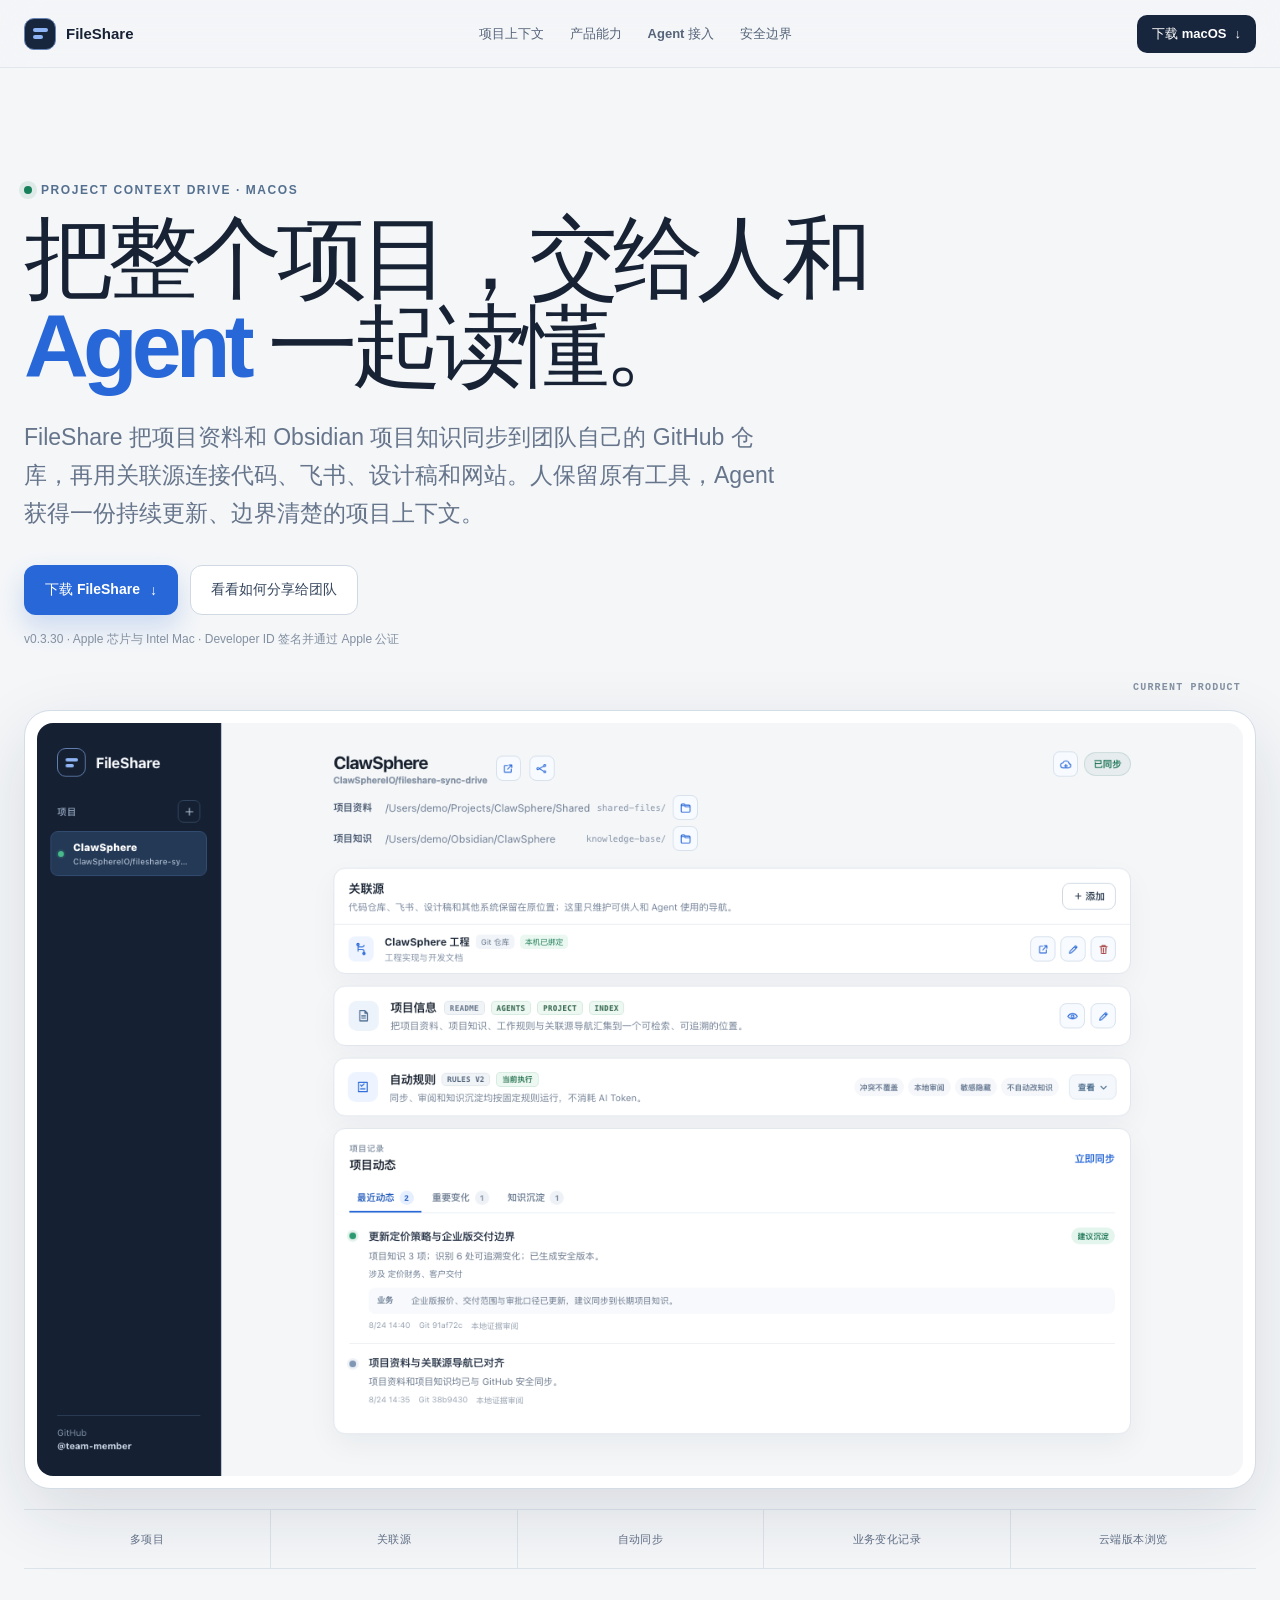
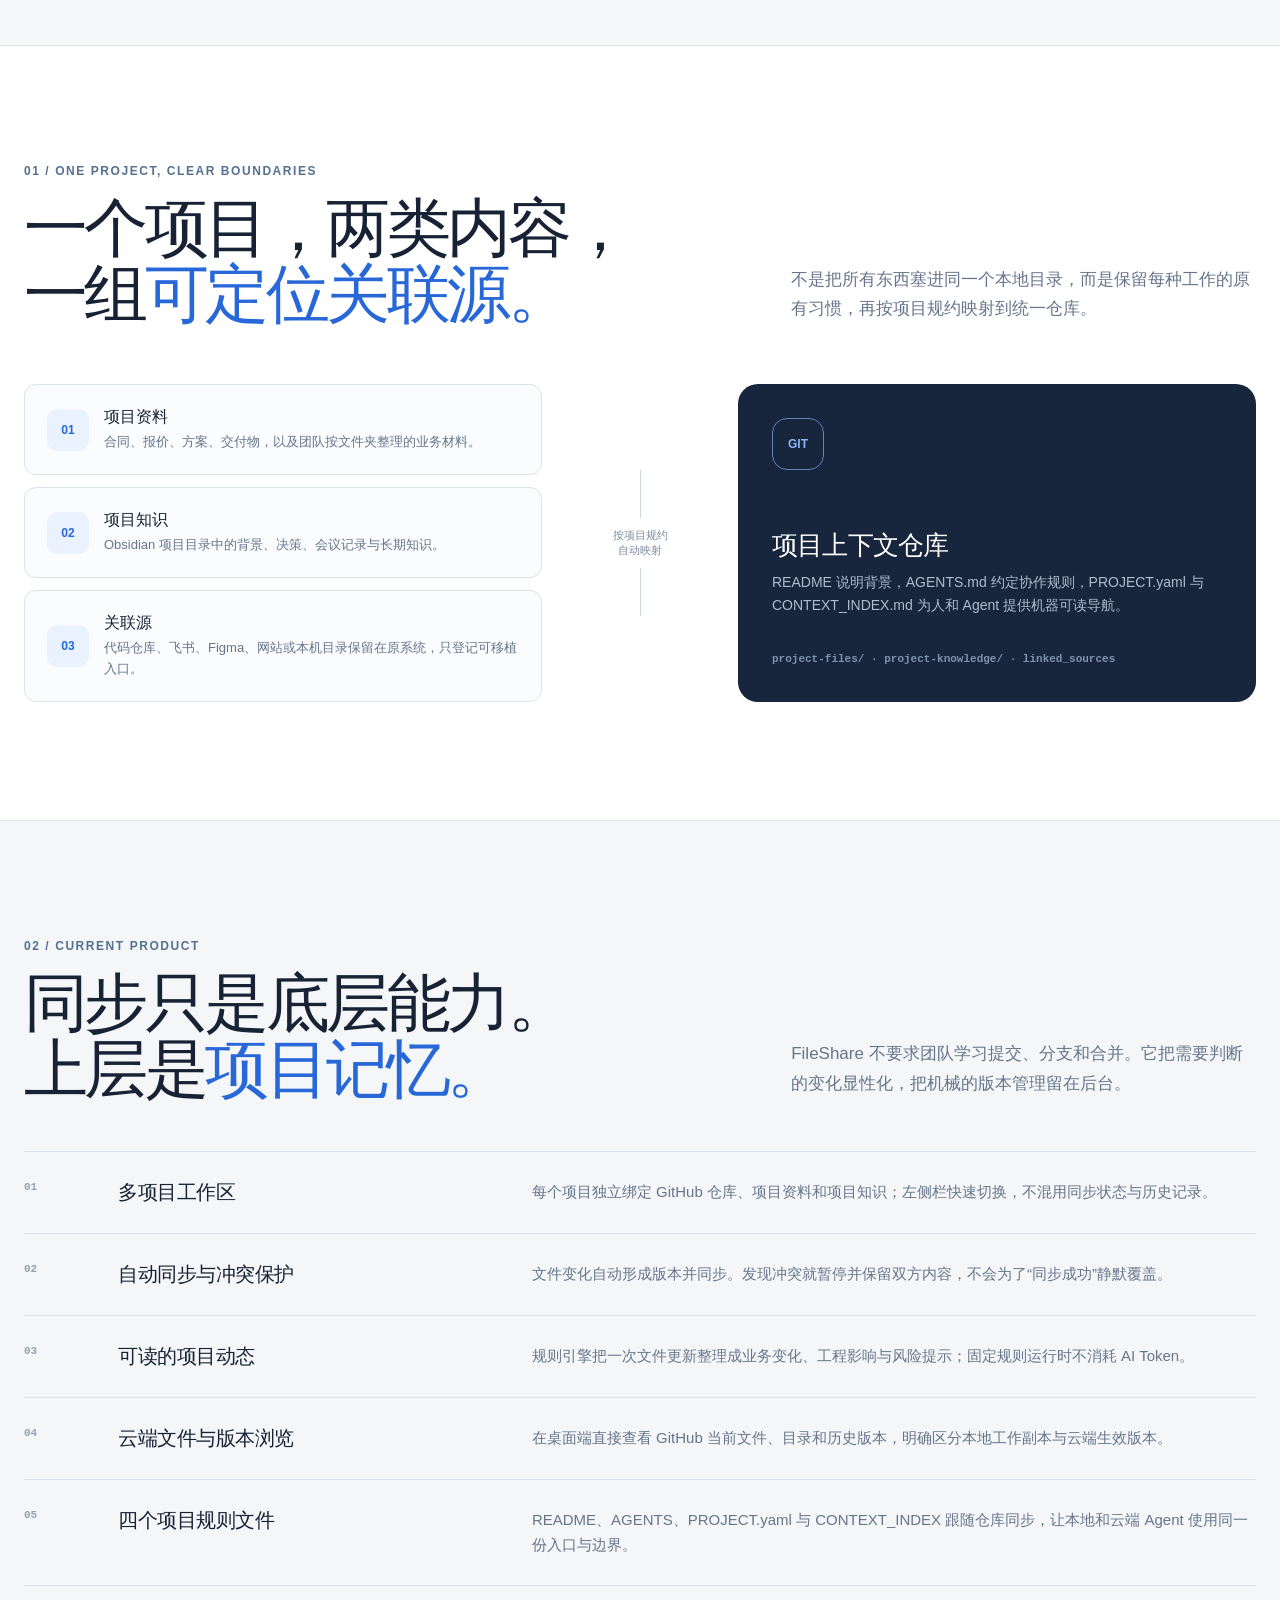
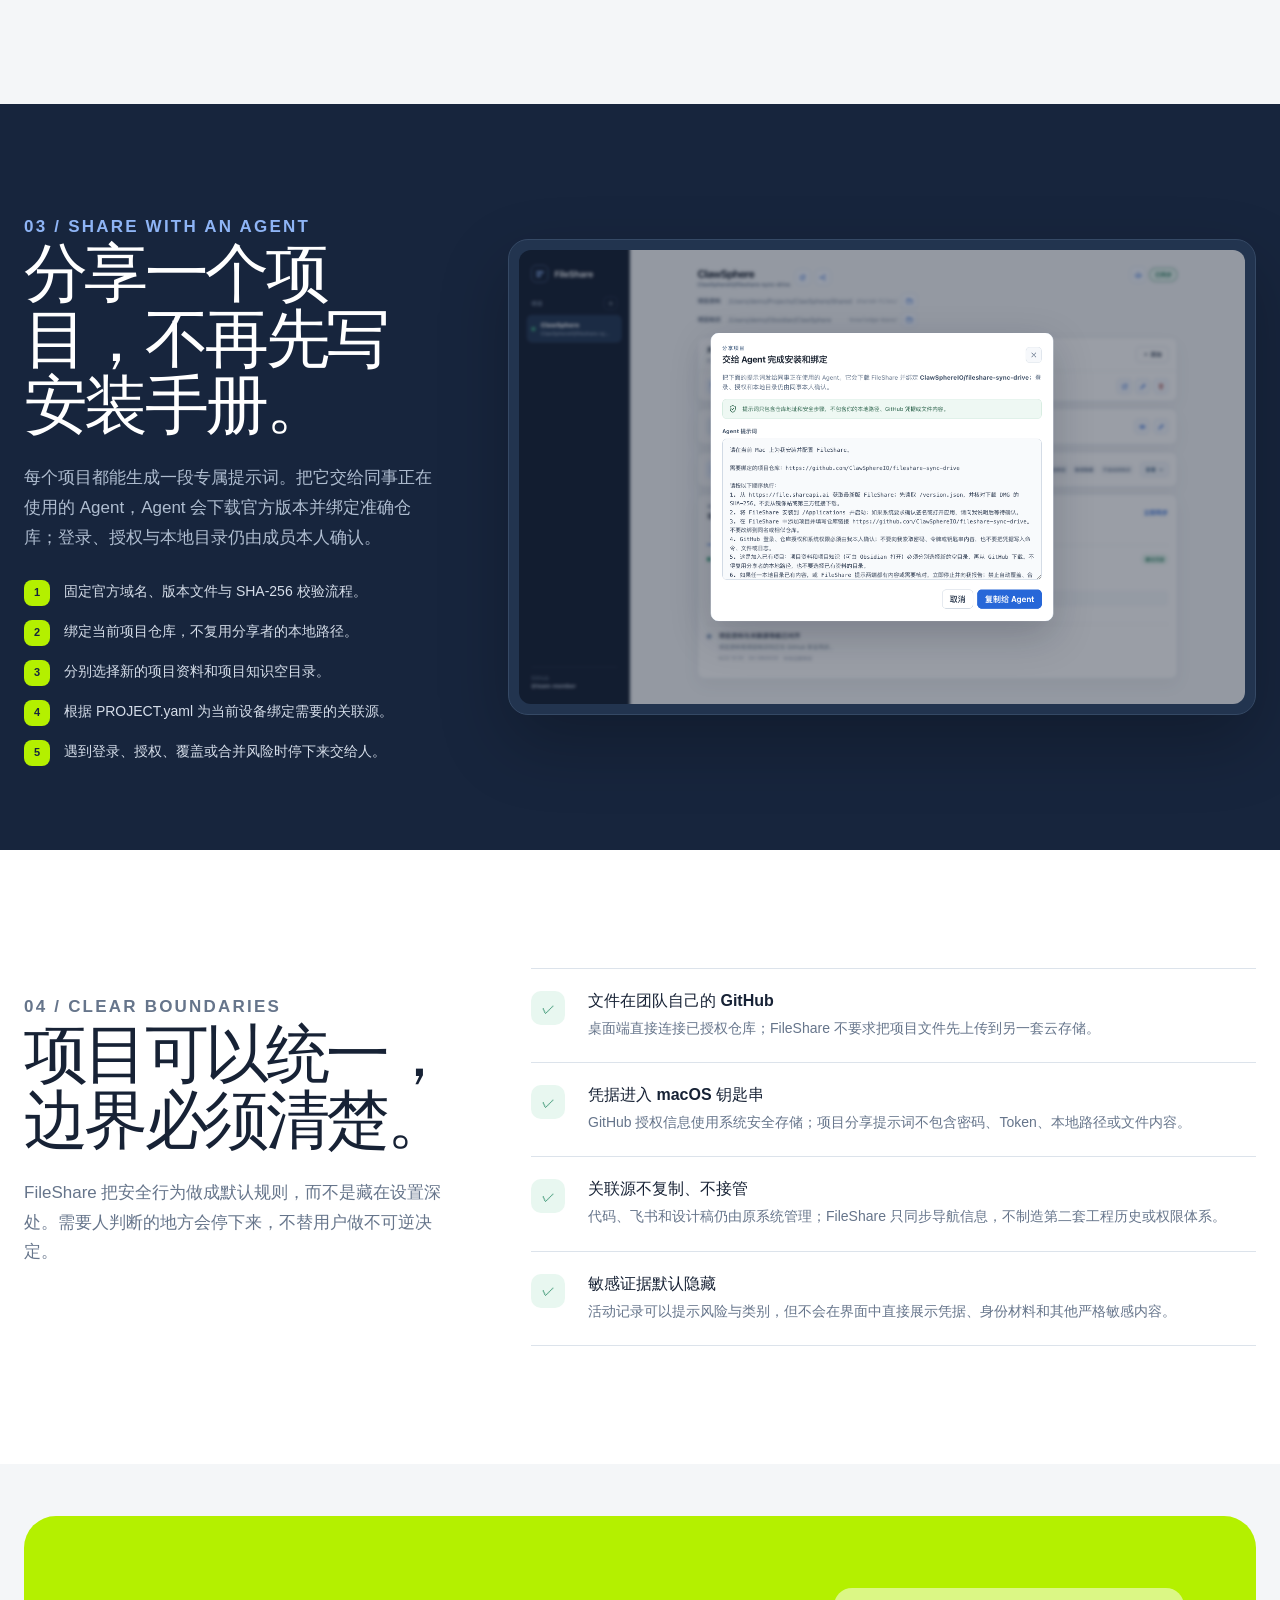
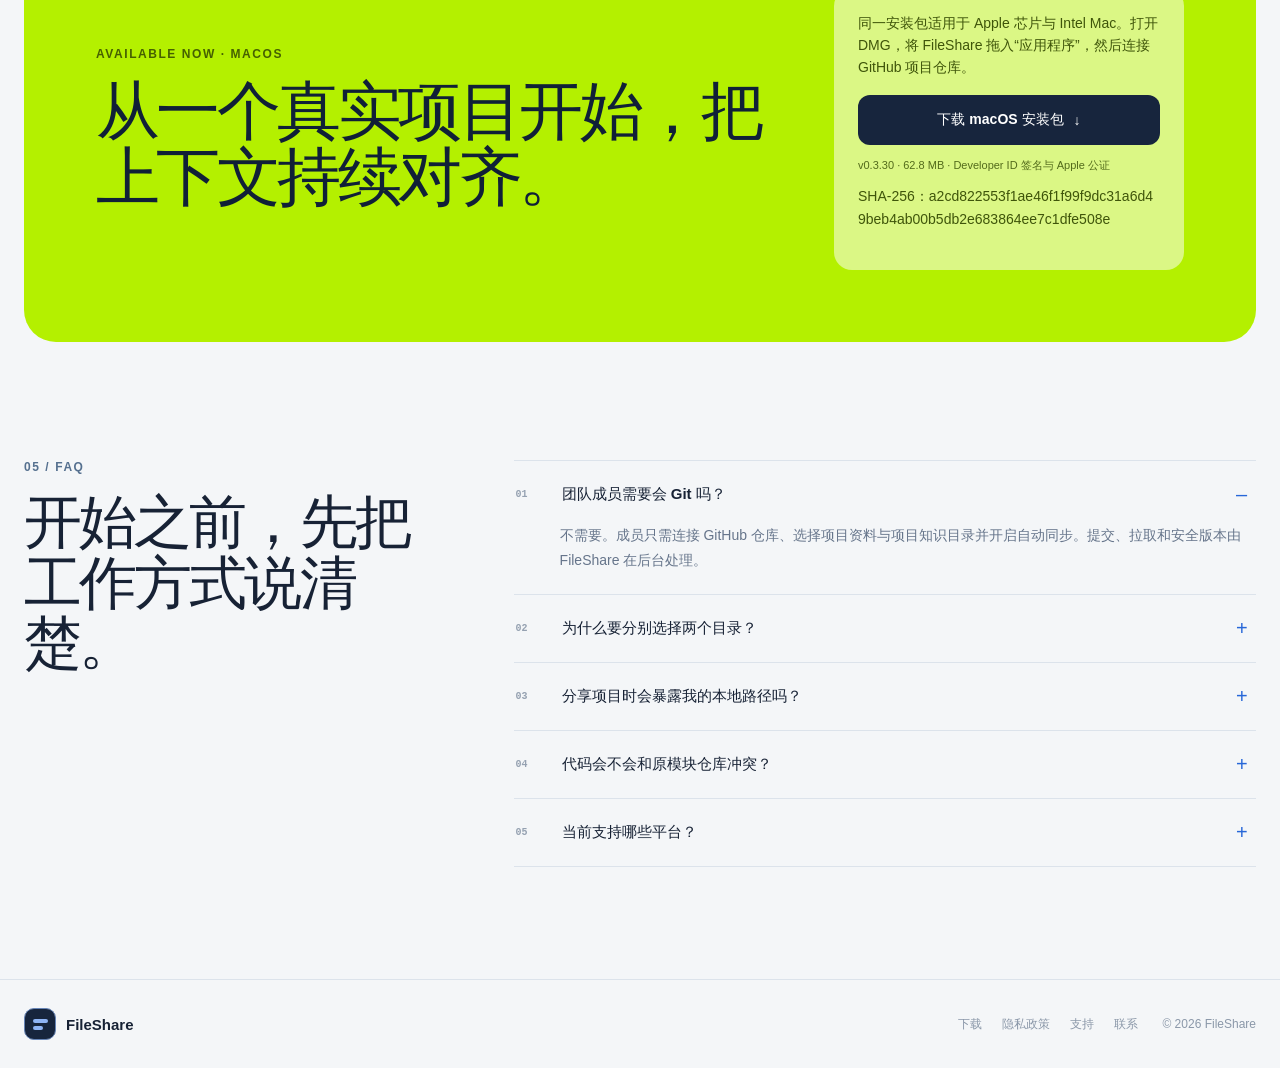
<file: index.html>
<!doctype html>
<html lang="zh-CN">
  <head>
    <meta charset="utf-8" />
    <meta name="viewport" content="width=device-width, initial-scale=1" />
    <meta
      http-equiv="Content-Security-Policy"
      content="default-src 'none'; style-src 'self'; img-src 'self' data:; connect-src 'self'; base-uri 'none'; form-action 'none'"
    />
    <meta name="referrer" content="no-referrer" />
    <meta name="theme-color" content="#17253d" />
    <meta
      name="description"
      content="FileShare 把项目资料与 Obsidian 项目知识同步到团队自己的 GitHub 仓库，并用关联源连接代码、飞书、设计稿和网站。"
    />
    <meta property="og:title" content="FileShare｜一个项目，一份完整上下文" />
    <meta
      property="og:description"
      content="项目资料、项目知识、项目规则和关联源导航，在同一个 GitHub 项目上下文中持续对齐，供团队成员与 AI Agent 使用。"
    />
    <meta property="og:type" content="website" />
    <meta property="og:locale" content="zh_CN" />
    <meta property="og:image" content="https://file.shareapi.ai/assets/project-overview.png?v=0.3.30" />
    <meta name="twitter:card" content="summary_large_image" />
    <link rel="icon" href="/favicon.svg" type="image/svg+xml" />
    <link rel="manifest" href="/app.webmanifest" />
    <title>FileShare｜一个项目，一份完整上下文</title>
  <link rel="stylesheet" href="/styles.css?v=0.3.30">
  </head>
  <body>
    <a class="skip-link" href="#content">跳到主要内容</a>
    <header class="site-header">
      <a class="brand" href="#top" aria-label="FileShare 首页">
        <span class="brand-mark" aria-hidden="true"><i></i><i></i></span>
        <span>FileShare</span>
      </a>
      <nav aria-label="主导航">
        <a href="#context">项目上下文</a>
        <a href="#product">产品能力</a>
        <a href="#agent">Agent 接入</a>
        <a href="#security">安全边界</a>
      </nav>
      <a class="header-download" href="/downloads/FileShare.dmg" download>下载 macOS <span>↓</span></a>
    </header>

    <main id="content">
      <section class="hero" id="top">
        <div class="container">
          <div class="hero-copy">
            <p class="eyebrow">Project context drive · macOS</p>
            <h1>把整个项目，交给人和 <em>Agent</em> 一起读懂。</h1>
            <p class="hero-lead">FileShare 把项目资料和 Obsidian 项目知识同步到团队自己的 GitHub 仓库，再用关联源连接代码、飞书、设计稿和网站。人保留原有工具，Agent 获得一份持续更新、边界清楚的项目上下文。</p>
            <div class="hero-actions">
              <a class="button button-primary" href="/downloads/FileShare.dmg" download>下载 FileShare <span>↓</span></a>
              <a class="button button-secondary" href="#agent">看看如何分享给团队</a>
            </div>
            <p class="release-note">v0.3.30 · Apple 芯片与 Intel Mac · Developer ID 签名并通过 Apple 公证</p>
          </div>
          <figure class="product-frame">
            <img src="/assets/project-overview.png?v=0.3.30" width="1440" height="900" alt="FileShare 当前产品界面，显示 ClawSphere 的项目资料、项目知识、关联源、自动规则与项目动态" />
          </figure>
          <div class="proof-strip" aria-label="当前产品能力">
            <span>多项目</span><span>关联源</span><span>自动同步</span><span>业务变化记录</span><span>云端版本浏览</span>
          </div>
        </div>
      </section>

      <section class="context-section" id="context">
        <div class="container">
          <div class="section-head">
            <div>
              <p class="section-label">01 / One project, clear boundaries</p>
              <h2>一个项目，两类内容，<br />一组<em>可定位关联源。</em></h2>
            </div>
            <p>不是把所有东西塞进同一个本地目录，而是保留每种工作的原有习惯，再按项目规约映射到统一仓库。</p>
          </div>
          <div class="context-map">
            <div class="context-sources">
              <article class="context-card"><span>01</span><div><b>项目资料</b><p>合同、报价、方案、交付物，以及团队按文件夹整理的业务材料。</p></div></article>
              <article class="context-card"><span>02</span><div><b>项目知识</b><p>Obsidian 项目目录中的背景、决策、会议记录与长期知识。</p></div></article>
              <article class="context-card"><span>03</span><div><b>关联源</b><p>代码仓库、飞书、Figma、网站或本机目录保留在原系统，只登记可移植入口。</p></div></article>
            </div>
            <div class="context-route">按项目规约<br />自动映射</div>
            <article class="repository-card">
              <div class="repo-mark">GIT</div>
              <div><h3>项目上下文仓库</h3><p>README 说明背景，AGENTS.md 约定协作规则，PROJECT.yaml 与 CONTEXT_INDEX.md 为人和 Agent 提供机器可读导航。</p></div>
              <small>project-files/ · project-knowledge/ · linked_sources</small>
            </article>
          </div>
        </div>
      </section>

      <section class="features-section" id="product">
        <div class="container">
          <div class="section-head">
            <div><p class="section-label">02 / Current product</p><h2>同步只是底层能力。<br />上层是<em>项目记忆。</em></h2></div>
            <p>FileShare 不要求团队学习提交、分支和合并。它把需要判断的变化显性化，把机械的版本管理留在后台。</p>
          </div>
          <div class="feature-list">
            <article class="feature-row"><span>01</span><h3>多项目工作区</h3><p>每个项目独立绑定 GitHub 仓库、项目资料和项目知识；左侧栏快速切换，不混用同步状态与历史记录。</p></article>
            <article class="feature-row"><span>02</span><h3>自动同步与冲突保护</h3><p>文件变化自动形成版本并同步。发现冲突就暂停并保留双方内容，不会为了“同步成功”静默覆盖。</p></article>
            <article class="feature-row"><span>03</span><h3>可读的项目动态</h3><p>规则引擎把一次文件更新整理成业务变化、工程影响与风险提示；固定规则运行时不消耗 AI Token。</p></article>
            <article class="feature-row"><span>04</span><h3>云端文件与版本浏览</h3><p>在桌面端直接查看 GitHub 当前文件、目录和历史版本，明确区分本地工作副本与云端生效版本。</p></article>
            <article class="feature-row"><span>05</span><h3>四个项目规则文件</h3><p>README、AGENTS、PROJECT.yaml 与 CONTEXT_INDEX 跟随仓库同步，让本地和云端 Agent 使用同一份入口与边界。</p></article>
          </div>
        </div>
      </section>

      <section class="agent-section" id="agent">
        <div class="container agent-grid">
          <div class="agent-copy">
            <p class="section-label">03 / Share with an Agent</p>
            <h2>分享一个项目，不再先写安装手册。</h2>
            <p>每个项目都能生成一段专属提示词。把它交给同事正在使用的 Agent，Agent 会下载官方版本并绑定准确仓库；登录、授权与本地目录仍由成员本人确认。</p>
            <ol class="agent-steps">
              <li>固定官方域名、版本文件与 SHA-256 校验流程。</li>
              <li>绑定当前项目仓库，不复用分享者的本地路径。</li>
              <li>分别选择新的项目资料和项目知识空目录。</li>
              <li>根据 PROJECT.yaml 为当前设备绑定需要的关联源。</li>
              <li>遇到登录、授权、覆盖或合并风险时停下来交给人。</li>
            </ol>
          </div>
          <figure class="agent-shot">
            <img src="/assets/project-agent-share.png?v=0.3.30" width="1440" height="900" alt="FileShare 项目分享窗口，显示可复制给 Agent 的安全安装与绑定提示词" />
          </figure>
        </div>
      </section>

      <section class="trust-section" id="security">
        <div class="container trust-grid">
          <div class="trust-copy">
            <p class="section-label">04 / Clear boundaries</p>
            <h2>项目可以统一，<br />边界必须清楚。</h2>
            <p>FileShare 把安全行为做成默认规则，而不是藏在设置深处。需要人判断的地方会停下来，不替用户做不可逆决定。</p>
          </div>
          <div class="trust-items">
            <article class="trust-item"><span>✓</span><div><b>文件在团队自己的 GitHub</b><p>桌面端直接连接已授权仓库；FileShare 不要求把项目文件先上传到另一套云存储。</p></div></article>
            <article class="trust-item"><span>✓</span><div><b>凭据进入 macOS 钥匙串</b><p>GitHub 授权信息使用系统安全存储；项目分享提示词不包含密码、Token、本地路径或文件内容。</p></div></article>
            <article class="trust-item"><span>✓</span><div><b>关联源不复制、不接管</b><p>代码、飞书和设计稿仍由原系统管理；FileShare 只同步导航信息，不制造第二套工程历史或权限体系。</p></div></article>
            <article class="trust-item"><span>✓</span><div><b>敏感证据默认隐藏</b><p>活动记录可以提示风险与类别，但不会在界面中直接展示凭据、身份材料和其他严格敏感内容。</p></div></article>
          </div>
        </div>
      </section>

      <section class="download-section" id="download">
        <div class="container">
          <div class="download-panel">
            <div class="download-copy"><p class="section-label">Available now · macOS</p><h2>从一个真实项目开始，把上下文持续对齐。</h2></div>
            <div class="download-action">
              <p>同一安装包适用于 Apple 芯片与 Intel Mac。打开 DMG，将 FileShare 拖入“应用程序”，然后连接 GitHub 项目仓库。</p>
              <a class="button" href="/downloads/FileShare.dmg" download>下载 macOS 安装包 <span>↓</span></a>
              <small>v0.3.30 · 62.8 MB · Developer ID 签名与 Apple 公证</small>
              <p class="checksum">SHA-256：a2cd822553f1ae46f1f99f9dc31a6d49beb4ab00b5db2e683864ee7c1dfe508e</p>
            </div>
          </div>
        </div>
      </section>

      <section class="faq-section" id="faq">
        <div class="container faq-grid">
          <div><p class="section-label">05 / FAQ</p><h2>开始之前，先把工作方式说清楚。</h2></div>
          <div class="faq-list">
            <details open><summary><span>01</span>团队成员需要会 Git 吗？</summary><p>不需要。成员只需连接 GitHub 仓库、选择项目资料与项目知识目录并开启自动同步。提交、拉取和安全版本由 FileShare 在后台处理。</p></details>
            <details><summary><span>02</span>为什么要分别选择两个目录？</summary><p>项目资料对应人类按文件夹整理的业务材料，项目知识对应可由 Obsidian 直接打开的 Markdown 项目目录。两者用途和协作方式不同，但都会进入同一份项目上下文。</p></details>
            <details><summary><span>03</span>分享项目时会暴露我的本地路径吗？</summary><p>不会。分享提示词只包含官方下载安装流程、当前 GitHub 仓库、可移植的关联源地址和安全步骤。新成员在自己的电脑上重新选择两个目录并单独绑定本机来源。</p></details>
            <details><summary><span>04</span>代码会不会和原模块仓库冲突？</summary><p>不会。代码仓库作为关联源保留在原 Git 工作流中，FileShare 不复制代码、不执行工程提交，只通过 PROJECT.yaml 帮助人和 Agent 定位。</p></details>
            <details><summary><span>05</span>当前支持哪些平台？</summary><p>当前正式支持 Apple 芯片与 Intel Mac，使用同一个通用安装包；安装包经过 Developer ID 签名和 Apple 公证。其他平台会在完成同等级别的安装与同步验收后发布。</p></details>
          </div>
        </div>
      </section>
    </main>

    <footer>
      <a class="brand" href="#top"><span class="brand-mark" aria-hidden="true"><i></i><i></i></span><span>FileShare</span></a>
      <div class="footer-links"><a href="/downloads/FileShare.dmg">下载</a><a href="/privacy.html">隐私政策</a><a href="/support.html">支持</a><a href="mailto:github@clawsphere.cn">联系</a></div>
      <span>© 2026 FileShare</span>
    </footer>
  </body>
</html>
</file>
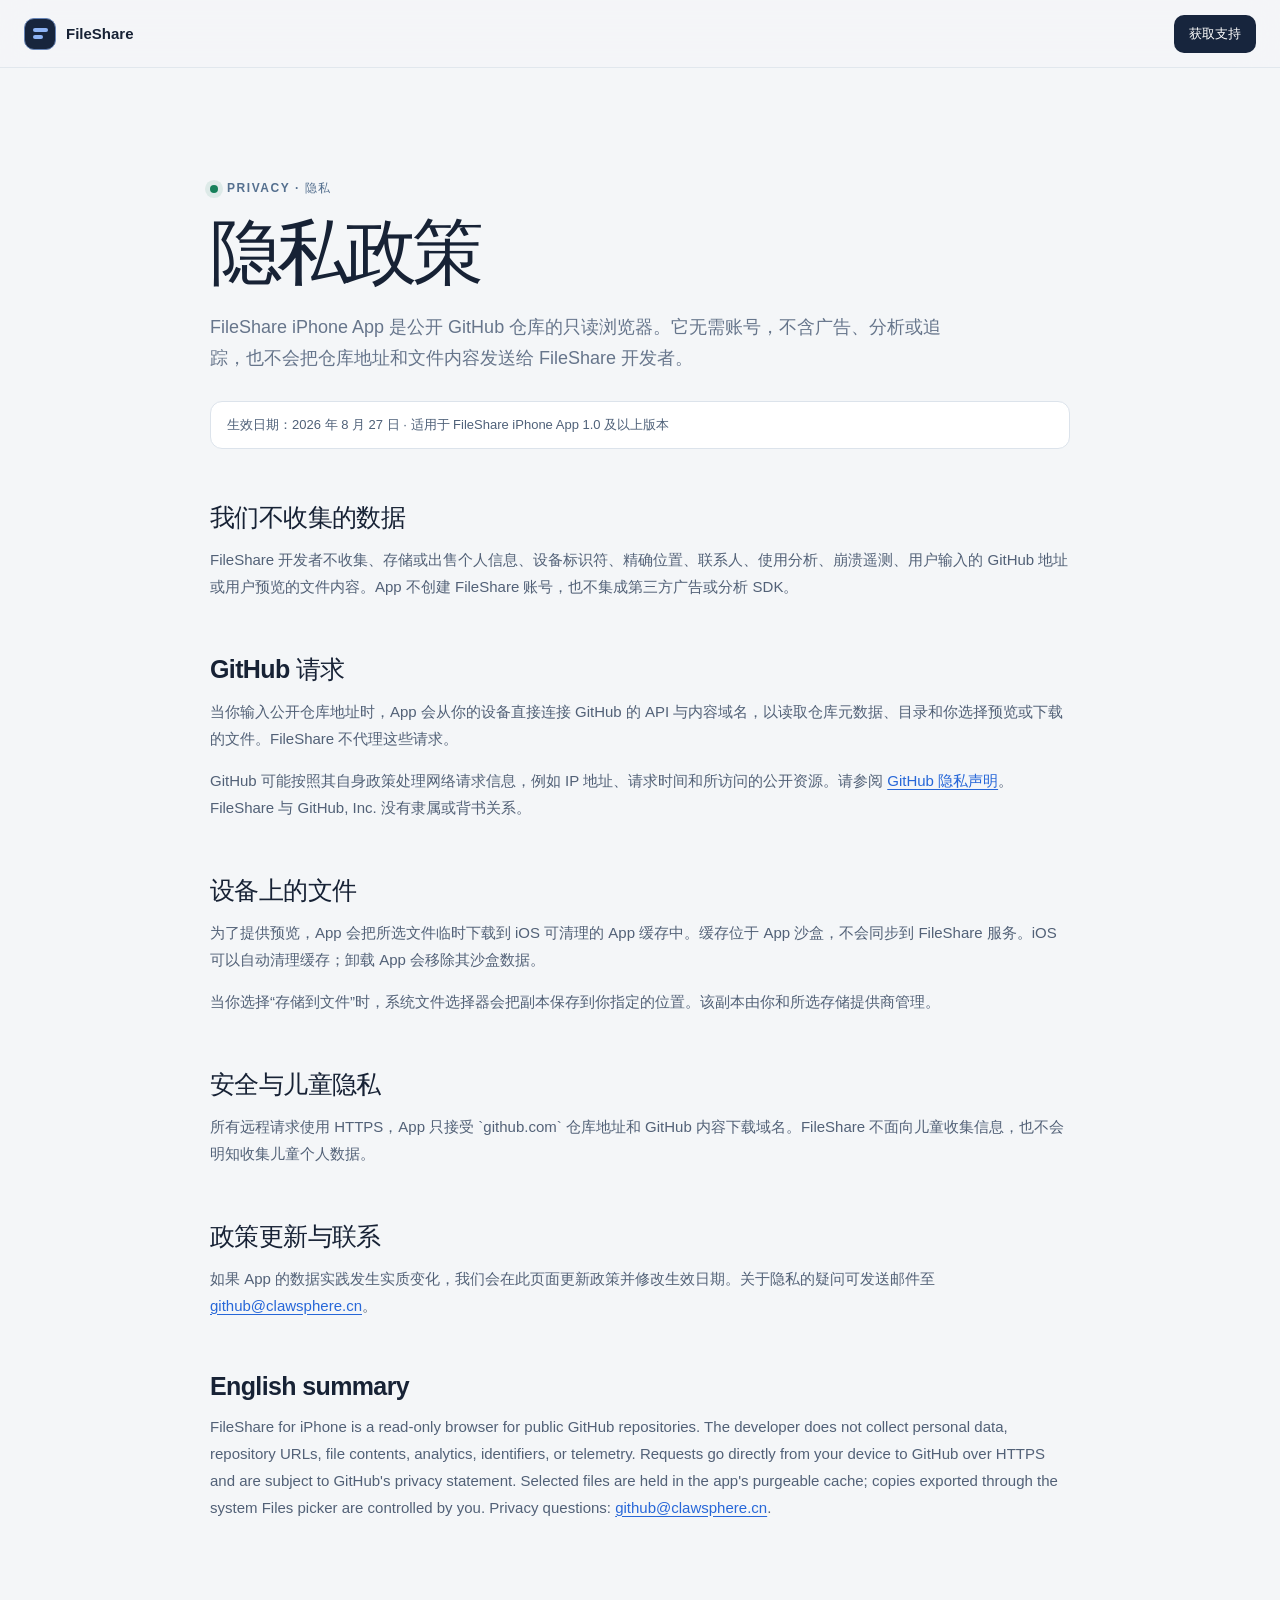
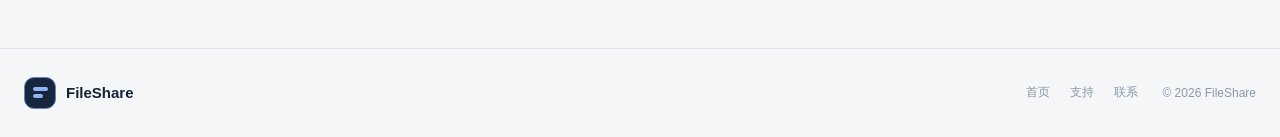
<file: privacy.html>
<!doctype html>
<html lang="zh-CN">
  <head>
    <meta charset="utf-8" />
    <meta name="viewport" content="width=device-width, initial-scale=1" />
    <meta http-equiv="Content-Security-Policy" content="default-src 'none'; style-src 'self'; img-src 'self' data:; base-uri 'none'; form-action 'none'" />
    <meta name="referrer" content="no-referrer" />
    <meta name="theme-color" content="#17253d" />
    <meta name="description" content="FileShare iPhone App 隐私政策：无账号、无追踪、开发者不收集用户数据。" />
    <link rel="icon" href="/favicon.svg" type="image/svg+xml" />
    <link rel="stylesheet" href="/styles.css?v=ios-1.0.0" />
    <title>FileShare 隐私政策</title>
  </head>
  <body>
    <a class="skip-link" href="#content">跳到主要内容</a>
    <header class="site-header">
      <a class="brand" href="/" aria-label="FileShare 首页"><span class="brand-mark" aria-hidden="true"><i></i><i></i></span><span>FileShare</span></a>
      <a class="header-download" href="/support.html">获取支持</a>
    </header>
    <main class="legal-page" id="content">
      <article class="legal-shell">
        <p class="eyebrow">Privacy · 隐私</p>
        <h1>隐私政策</h1>
        <p class="legal-lead">FileShare iPhone App 是公开 GitHub 仓库的只读浏览器。它无需账号，不含广告、分析或追踪，也不会把仓库地址和文件内容发送给 FileShare 开发者。</p>
        <p class="legal-meta">生效日期：2026 年 8 月 27 日 · 适用于 FileShare iPhone App 1.0 及以上版本</p>

        <div class="legal-content">
          <section>
            <h2>我们不收集的数据</h2>
            <p>FileShare 开发者不收集、存储或出售个人信息、设备标识符、精确位置、联系人、使用分析、崩溃遥测、用户输入的 GitHub 地址或用户预览的文件内容。App 不创建 FileShare 账号，也不集成第三方广告或分析 SDK。</p>
          </section>

          <section>
            <h2>GitHub 请求</h2>
            <p>当你输入公开仓库地址时，App 会从你的设备直接连接 GitHub 的 API 与内容域名，以读取仓库元数据、目录和你选择预览或下载的文件。FileShare 不代理这些请求。</p>
            <p>GitHub 可能按照其自身政策处理网络请求信息，例如 IP 地址、请求时间和所访问的公开资源。请参阅 <a href="https://docs.github.com/en/site-policy/privacy-policies/github-general-privacy-statement">GitHub 隐私声明</a>。FileShare 与 GitHub, Inc. 没有隶属或背书关系。</p>
          </section>

          <section>
            <h2>设备上的文件</h2>
            <p>为了提供预览，App 会把所选文件临时下载到 iOS 可清理的 App 缓存中。缓存位于 App 沙盒，不会同步到 FileShare 服务。iOS 可以自动清理缓存；卸载 App 会移除其沙盒数据。</p>
            <p>当你选择“存储到文件”时，系统文件选择器会把副本保存到你指定的位置。该副本由你和所选存储提供商管理。</p>
          </section>

          <section>
            <h2>安全与儿童隐私</h2>
            <p>所有远程请求使用 HTTPS，App 只接受 `github.com` 仓库地址和 GitHub 内容下载域名。FileShare 不面向儿童收集信息，也不会明知收集儿童个人数据。</p>
          </section>

          <section>
            <h2>政策更新与联系</h2>
            <p>如果 App 的数据实践发生实质变化，我们会在此页面更新政策并修改生效日期。关于隐私的疑问可发送邮件至 <a href="mailto:github@clawsphere.cn">github@clawsphere.cn</a>。</p>
          </section>

          <section lang="en">
            <h2>English summary</h2>
            <p>FileShare for iPhone is a read-only browser for public GitHub repositories. The developer does not collect personal data, repository URLs, file contents, analytics, identifiers, or telemetry. Requests go directly from your device to GitHub over HTTPS and are subject to GitHub's privacy statement. Selected files are held in the app's purgeable cache; copies exported through the system Files picker are controlled by you. Privacy questions: <a href="mailto:github@clawsphere.cn">github@clawsphere.cn</a>.</p>
          </section>
        </div>
      </article>
    </main>
    <footer>
      <a class="brand" href="/"><span class="brand-mark" aria-hidden="true"><i></i><i></i></span><span>FileShare</span></a>
      <div class="footer-links"><a href="/">首页</a><a href="/support.html">支持</a><a href="mailto:github@clawsphere.cn">联系</a></div>
      <span>© 2026 FileShare</span>
    </footer>
  </body>
</html>
</file>
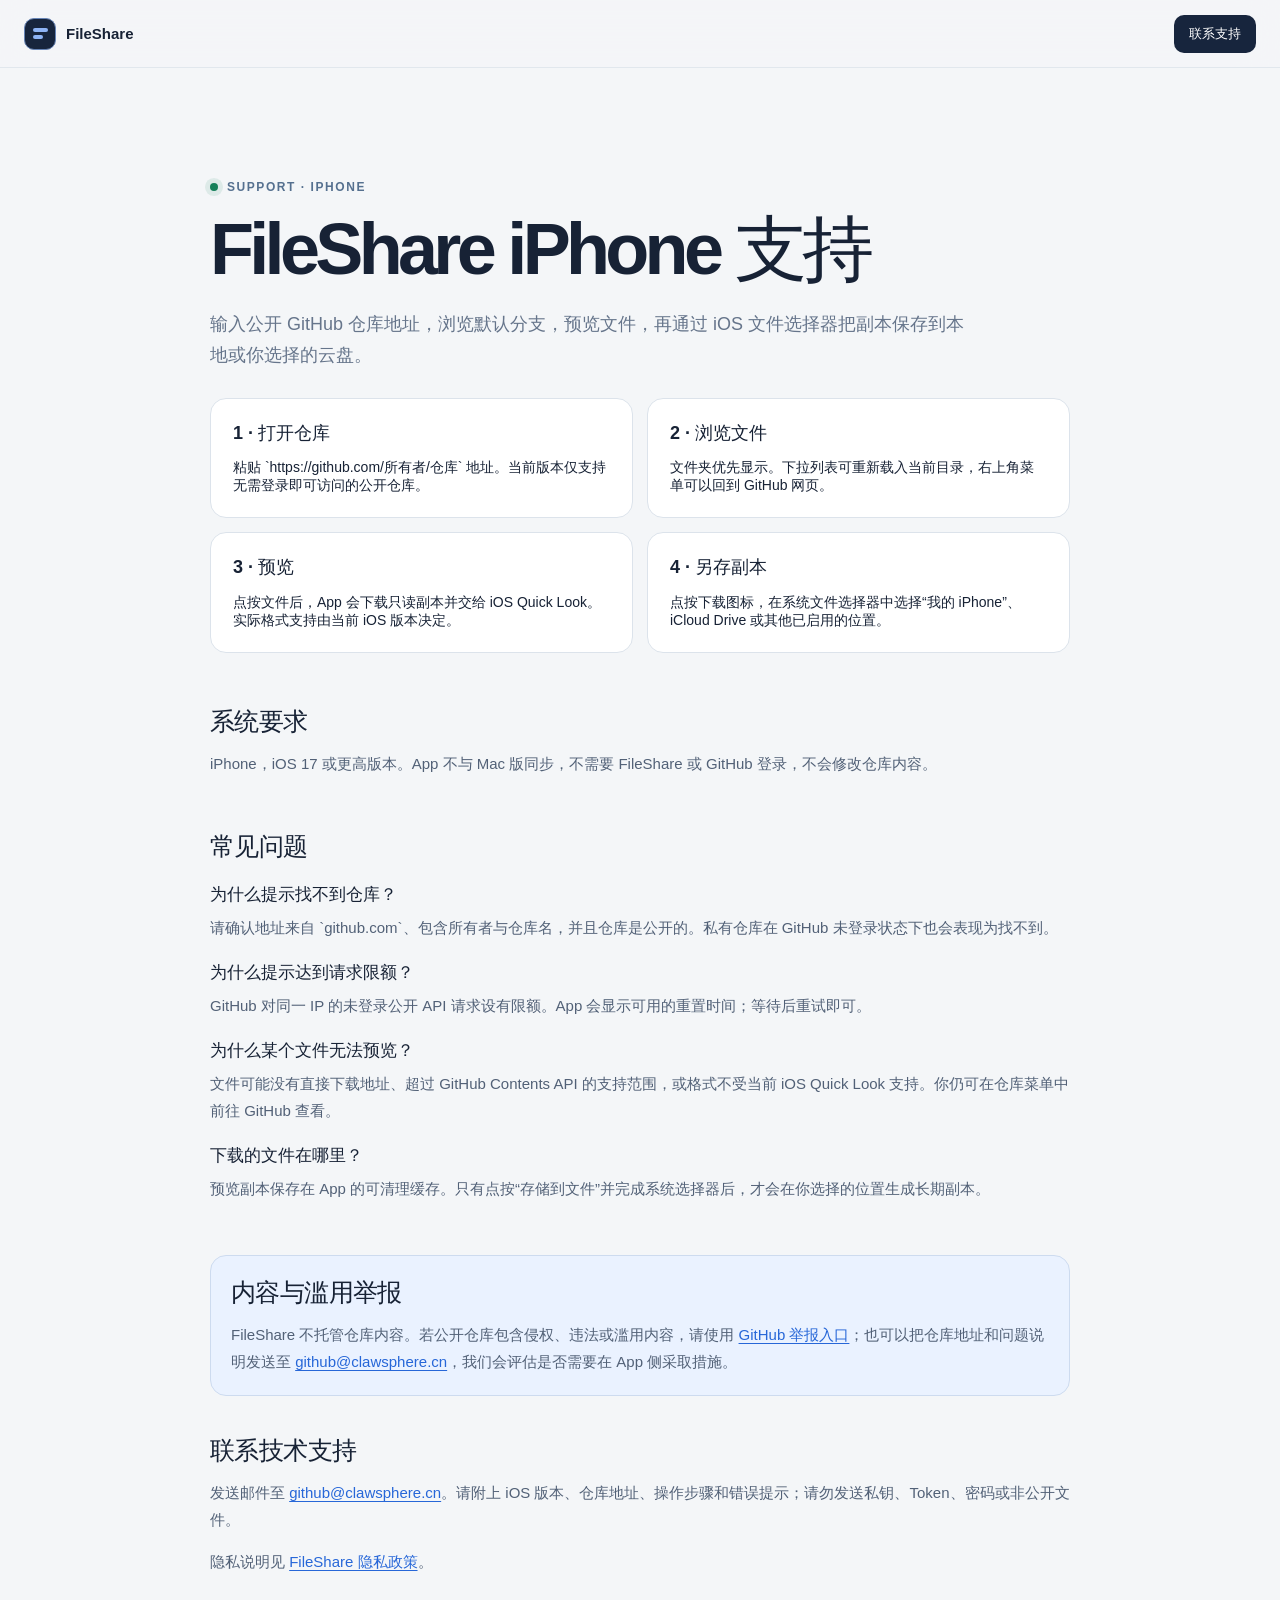
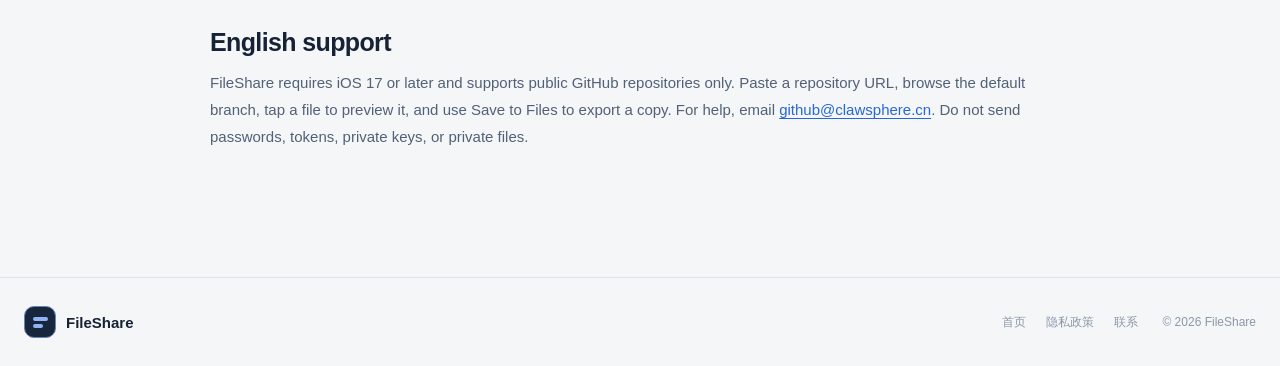
<file: support.html>
<!doctype html>
<html lang="zh-CN">
  <head>
    <meta charset="utf-8" />
    <meta name="viewport" content="width=device-width, initial-scale=1" />
    <meta http-equiv="Content-Security-Policy" content="default-src 'none'; style-src 'self'; img-src 'self' data:; base-uri 'none'; form-action 'none'" />
    <meta name="referrer" content="no-referrer" />
    <meta name="theme-color" content="#17253d" />
    <meta name="description" content="FileShare iPhone App 使用说明、常见问题、内容举报与技术支持。" />
    <link rel="icon" href="/favicon.svg" type="image/svg+xml" />
    <link rel="stylesheet" href="/styles.css?v=ios-1.0.0" />
    <title>FileShare iPhone 支持</title>
  </head>
  <body>
    <a class="skip-link" href="#content">跳到主要内容</a>
    <header class="site-header">
      <a class="brand" href="/" aria-label="FileShare 首页"><span class="brand-mark" aria-hidden="true"><i></i><i></i></span><span>FileShare</span></a>
      <a class="header-download" href="mailto:github@clawsphere.cn">联系支持</a>
    </header>
    <main class="legal-page" id="content">
      <article class="legal-shell">
        <p class="eyebrow">Support · iPhone</p>
        <h1>FileShare iPhone 支持</h1>
        <p class="legal-lead">输入公开 GitHub 仓库地址，浏览默认分支，预览文件，再通过 iOS 文件选择器把副本保存到本地或你选择的云盘。</p>

        <div class="support-grid" aria-label="快速使用说明">
          <section class="support-card"><h2>1 · 打开仓库</h2><p>粘贴 `https://github.com/所有者/仓库` 地址。当前版本仅支持无需登录即可访问的公开仓库。</p></section>
          <section class="support-card"><h2>2 · 浏览文件</h2><p>文件夹优先显示。下拉列表可重新载入当前目录，右上角菜单可以回到 GitHub 网页。</p></section>
          <section class="support-card"><h2>3 · 预览</h2><p>点按文件后，App 会下载只读副本并交给 iOS Quick Look。实际格式支持由当前 iOS 版本决定。</p></section>
          <section class="support-card"><h2>4 · 另存副本</h2><p>点按下载图标，在系统文件选择器中选择“我的 iPhone”、iCloud Drive 或其他已启用的位置。</p></section>
        </div>

        <div class="legal-content">
          <section>
            <h2>系统要求</h2>
            <p>iPhone，iOS 17 或更高版本。App 不与 Mac 版同步，不需要 FileShare 或 GitHub 登录，不会修改仓库内容。</p>
          </section>

          <section>
            <h2>常见问题</h2>
            <h3>为什么提示找不到仓库？</h3>
            <p>请确认地址来自 `github.com`、包含所有者与仓库名，并且仓库是公开的。私有仓库在 GitHub 未登录状态下也会表现为找不到。</p>
            <h3>为什么提示达到请求限额？</h3>
            <p>GitHub 对同一 IP 的未登录公开 API 请求设有限额。App 会显示可用的重置时间；等待后重试即可。</p>
            <h3>为什么某个文件无法预览？</h3>
            <p>文件可能没有直接下载地址、超过 GitHub Contents API 的支持范围，或格式不受当前 iOS Quick Look 支持。你仍可在仓库菜单中前往 GitHub 查看。</p>
            <h3>下载的文件在哪里？</h3>
            <p>预览副本保存在 App 的可清理缓存。只有点按“存储到文件”并完成系统选择器后，才会在你选择的位置生成长期副本。</p>
          </section>

          <section class="legal-callout">
            <h2>内容与滥用举报</h2>
            <p>FileShare 不托管仓库内容。若公开仓库包含侵权、违法或滥用内容，请使用 <a href="https://support.github.com/contact/report-abuse">GitHub 举报入口</a>；也可以把仓库地址和问题说明发送至 <a href="mailto:github@clawsphere.cn">github@clawsphere.cn</a>，我们会评估是否需要在 App 侧采取措施。</p>
          </section>

          <section>
            <h2>联系技术支持</h2>
            <p>发送邮件至 <a href="mailto:github@clawsphere.cn">github@clawsphere.cn</a>。请附上 iOS 版本、仓库地址、操作步骤和错误提示；请勿发送私钥、Token、密码或非公开文件。</p>
            <p>隐私说明见 <a href="/privacy.html">FileShare 隐私政策</a>。</p>
          </section>

          <section lang="en">
            <h2>English support</h2>
            <p>FileShare requires iOS 17 or later and supports public GitHub repositories only. Paste a repository URL, browse the default branch, tap a file to preview it, and use Save to Files to export a copy. For help, email <a href="mailto:github@clawsphere.cn">github@clawsphere.cn</a>. Do not send passwords, tokens, private keys, or private files.</p>
          </section>
        </div>
      </article>
    </main>
    <footer>
      <a class="brand" href="/"><span class="brand-mark" aria-hidden="true"><i></i><i></i></span><span>FileShare</span></a>
      <div class="footer-links"><a href="/">首页</a><a href="/privacy.html">隐私政策</a><a href="mailto:github@clawsphere.cn">联系</a></div>
      <span>© 2026 FileShare</span>
    </footer>
  </body>
</html>
</file>
<file: styles.css>
:root {
        color-scheme: light;
        font-family:
          Inter, ui-sans-serif, -apple-system, BlinkMacSystemFont, "SF Pro Text",
          "PingFang SC", "Helvetica Neue", sans-serif;
        color: #172235;
        background: #f4f6f8;
        font-synthesis: none;
        --ink: #172235;
        --muted: #66758b;
        --line: #dce3eb;
        --surface: #ffffff;
        --navy: #17253d;
        --navy-soft: #223653;
        --blue: #2767d8;
        --blue-soft: #eaf2ff;
        --green: #16805a;
        --green-soft: #e8f7f0;
        --lime: #b4f000;
        --radius-small: 12px;
        --radius-medium: 20px;
        --radius-large: 32px;
        --shadow: 0 24px 70px rgba(24, 37, 61, 0.12);
      }

      * { box-sizing: border-box; }
      html { scroll-behavior: smooth; }
      body { margin: 0; min-width: 320px; background: #f4f6f8; }
      body, button, a { -webkit-font-smoothing: antialiased; }
      a { color: inherit; }
      img { max-width: 100%; }
      .skip-link { position: fixed; top: -80px; left: 20px; z-index: 20; padding: 10px 14px; color: #fff; background: var(--navy); border-radius: 8px; }
      .skip-link:focus { top: 16px; }
      .container { width: min(calc(100% - 48px), 1240px); margin-inline: auto; }
      .site-header {
        position: sticky;
        top: 0;
        z-index: 10;
        display: flex;
        align-items: center;
        justify-content: space-between;
        min-height: 68px;
        padding: 0 max(24px, calc((100vw - 1240px) / 2));
        border-bottom: 1px solid rgba(220, 227, 235, 0.82);
        background: rgba(244, 246, 248, 0.9);
        backdrop-filter: blur(18px);
      }
      .brand { display: inline-flex; align-items: center; gap: 10px; color: var(--ink); font-size: 15px; font-weight: 800; text-decoration: none; }
      .brand-mark { width: 32px; height: 32px; display: grid; place-content: center; gap: 3px; border: 1px solid #6684b6; border-radius: 10px; background: var(--navy); }
      .brand-mark i { display: block; width: 15px; height: 4px; border-radius: 4px; background: #8eb4f5; }
      .brand-mark i:last-child { width: 10px; }
      nav { display: flex; align-items: center; gap: 26px; }
      nav a { color: #56657a; font-size: 13px; font-weight: 650; text-decoration: none; }
      nav a:hover { color: var(--ink); }
      .header-download { min-height: 38px; padding: 0 15px; display: inline-flex; align-items: center; gap: 8px; color: #fff; background: var(--navy); border-radius: 10px; font-size: 13px; font-weight: 760; text-decoration: none; }
      .header-download:hover { background: #243957; }
      a:focus-visible, summary:focus-visible { outline: 3px solid rgba(39, 103, 216, 0.28); outline-offset: 3px; }

      .hero { padding: clamp(74px, 9vw, 128px) 0 76px; overflow: hidden; }
      .hero-copy { max-width: 970px; }
      .eyebrow, .section-label { margin: 0 0 18px; color: #55708f; font-size: 12px; font-weight: 820; letter-spacing: 0.13em; text-transform: uppercase; }
      .eyebrow { display: flex; align-items: center; gap: 9px; }
      .eyebrow::before { content: ""; width: 8px; height: 8px; border-radius: 50%; background: var(--green); box-shadow: 0 0 0 5px rgba(22, 128, 90, 0.1); }
      h1, h2, h3, p { margin-top: 0; }
      h1 { max-width: 950px; margin-bottom: 28px; font-size: clamp(48px, 7vw, 92px); line-height: 0.98; letter-spacing: -0.065em; }
      h1 em, h2 em { color: var(--blue); font-style: normal; }
      .hero-lead { max-width: 760px; margin-bottom: 32px; color: var(--muted); font-size: clamp(18px, 2vw, 23px); line-height: 1.65; }
      .hero-actions { display: flex; align-items: center; gap: 12px; flex-wrap: wrap; }
      .button { min-height: 50px; padding: 0 20px; display: inline-flex; align-items: center; justify-content: center; gap: 10px; border: 1px solid transparent; border-radius: 12px; font-size: 14px; font-weight: 780; text-decoration: none; transition: transform 150ms ease, background 150ms ease, border-color 150ms ease; }
      .button:hover { transform: translateY(-1px); }
      .button-primary { color: #fff; background: var(--blue); box-shadow: 0 12px 26px rgba(39, 103, 216, 0.2); }
      .button-primary:hover { background: #205bbf; }
      .button-secondary { color: #35465d; background: #fff; border-color: #cfd8e3; }
      .button-secondary:hover { border-color: #9fb2c8; }
      .release-note { margin: 16px 0 0; color: #8390a1; font-size: 12px; }
      .product-frame { position: relative; margin: 62px 0 0; padding: 12px; border: 1px solid #d4dce6; border-radius: 26px; background: #fff; box-shadow: var(--shadow); }
      .product-frame::before { content: "CURRENT PRODUCT"; position: absolute; top: -28px; right: 14px; color: #8390a1; font: 740 10px/1 ui-monospace, SFMono-Regular, Menlo, monospace; letter-spacing: 0.12em; }
      .product-frame img { display: block; width: 100%; height: auto; border-radius: 16px; background: #eef2f6; }
      .proof-strip { margin-top: 20px; display: grid; grid-template-columns: repeat(5, 1fr); border-block: 1px solid var(--line); }
      .proof-strip span { min-height: 58px; display: grid; place-content: center; color: #617087; border-left: 1px solid var(--line); font-size: 11px; font-weight: 760; letter-spacing: 0.04em; white-space: nowrap; }
      .proof-strip span:first-child { border-left: 0; }

      section { scroll-margin-top: 76px; }
      .section-head { display: grid; grid-template-columns: minmax(0, 1.2fr) minmax(300px, 0.8fr); gap: 70px; align-items: end; }
      .section-head h2, .agent-copy h2, .trust-copy h2, .download-copy h2 { margin-bottom: 0; font-size: clamp(38px, 5vw, 66px); line-height: 1.03; letter-spacing: -0.055em; }
      .section-head > p { margin-bottom: 4px; color: var(--muted); font-size: 17px; line-height: 1.75; }

      .context-section { padding: 118px 0; background: #fff; border-block: 1px solid var(--line); }
      .context-map { margin-top: 56px; display: grid; grid-template-columns: minmax(0, 1fr) 160px minmax(0, 1fr); gap: 18px; align-items: stretch; }
      .context-sources { display: grid; gap: 12px; }
      .context-card { padding: 22px; display: grid; grid-template-columns: 42px minmax(0, 1fr); gap: 15px; align-items: center; border: 1px solid var(--line); border-radius: var(--radius-small); background: #fbfcfd; }
      .context-card > span { width: 42px; height: 42px; display: grid; place-content: center; color: var(--blue); background: var(--blue-soft); border-radius: 11px; font-size: 12px; font-weight: 840; }
      .context-card b { display: block; font-size: 16px; }
      .context-card p { margin: 4px 0 0; color: var(--muted); font-size: 13px; line-height: 1.55; }
      .context-route { display: grid; place-content: center; justify-items: center; gap: 10px; color: #7c8b9f; font-size: 11px; font-weight: 750; text-align: center; }
      .context-route::before, .context-route::after { content: ""; width: 1px; height: 48px; background: #cbd6e2; }
      .repository-card { padding: 34px; display: flex; flex-direction: column; justify-content: space-between; border-radius: var(--radius-medium); color: #fff; background: var(--navy); }
      .repository-card .repo-mark { width: 52px; height: 52px; display: grid; place-content: center; border: 1px solid #6684b6; border-radius: 15px; color: #8eb4f5; font-size: 12px; font-weight: 840; }
      .repository-card h3 { margin: 38px 0 8px; font-size: 26px; letter-spacing: -0.03em; }
      .repository-card p { color: #afbdd0; font-size: 14px; line-height: 1.65; }
      .repository-card small { color: #7f93ae; font: 650 11px/1.5 ui-monospace, SFMono-Regular, Menlo, monospace; }

      .features-section { padding: 118px 0; }
      .feature-list { margin-top: 48px; border-top: 1px solid var(--line); }
      .feature-row { padding: 27px 0; display: grid; grid-template-columns: 70px minmax(220px, 0.7fr) minmax(300px, 1.3fr); gap: 24px; border-bottom: 1px solid var(--line); }
      .feature-row > span { color: #95a1b1; font: 700 11px/1.5 ui-monospace, SFMono-Regular, Menlo, monospace; }
      .feature-row h3 { margin: 0; font-size: 20px; letter-spacing: -0.025em; }
      .feature-row p { margin: 0; color: var(--muted); font-size: 15px; line-height: 1.7; }

      .agent-section { padding: 84px 0; color: #fff; background: var(--navy); }
      .agent-grid { display: grid; grid-template-columns: minmax(320px, 0.72fr) minmax(0, 1.28fr); gap: 64px; align-items: center; }
      .agent-copy .section-label { color: #8eb4f5; }
      .agent-copy h2 { max-width: 540px; }
      .agent-copy > p { margin: 24px 0 0; color: #afbdd0; font-size: 17px; line-height: 1.75; }
      .agent-steps { margin: 28px 0 0; padding: 0; display: grid; gap: 14px; list-style: none; counter-reset: agent; }
      .agent-steps li { counter-increment: agent; display: grid; grid-template-columns: 28px minmax(0, 1fr); gap: 12px; color: #d6deea; font-size: 14px; line-height: 1.6; }
      .agent-steps li::before { content: counter(agent); width: 26px; height: 26px; display: grid; place-content: center; color: #17253d; background: var(--lime); border-radius: 8px; font-size: 11px; font-weight: 850; }
      .agent-shot { margin: 0; padding: 10px; border: 1px solid #354965; border-radius: 20px; background: #22344f; box-shadow: 0 28px 70px rgba(0, 0, 0, 0.24); }
      .agent-shot img { display: block; width: 100%; height: auto; aspect-ratio: 8 / 5; object-fit: contain; border-radius: 12px; }

      .trust-section { padding: 118px 0; background: #fff; }
      .trust-grid { display: grid; grid-template-columns: minmax(300px, 0.75fr) minmax(0, 1.25fr); gap: 72px; }
      .trust-copy p { margin: 24px 0 0; color: var(--muted); font-size: 17px; line-height: 1.75; }
      .trust-items { border-top: 1px solid var(--line); }
      .trust-item { padding: 22px 0; display: grid; grid-template-columns: 42px minmax(0, 1fr); gap: 15px; border-bottom: 1px solid var(--line); }
      .trust-item > span { width: 34px; height: 34px; display: grid; place-content: center; color: var(--green); background: var(--green-soft); border-radius: 10px; font-size: 13px; font-weight: 850; }
      .trust-item b { display: block; font-size: 16px; }
      .trust-item p { margin: 5px 0 0; color: var(--muted); font-size: 14px; line-height: 1.65; }

      .download-section { padding: 52px 0 118px; }
      .download-panel { padding: clamp(34px, 6vw, 72px); display: grid; grid-template-columns: minmax(0, 1fr) 350px; gap: 60px; align-items: center; border-radius: var(--radius-large); color: #102037; background: var(--lime); }
      .download-copy .section-label { color: #456000; }
      .download-copy h2 { max-width: 690px; }
      .download-action { padding: 24px; border-radius: 18px; background: rgba(255, 255, 255, 0.52); }
      .download-action p { margin-bottom: 16px; color: #3f550a; font-size: 14px; line-height: 1.6; }
      .download-action .button { width: 100%; color: #fff; background: var(--navy); }
      .download-action small { display: block; margin-top: 12px; color: #536b1b; font-size: 11px; line-height: 1.5; }
      .checksum { margin: 12px 0 0; color: #668328; font-size: 9px; line-height: 1.5; word-break: break-all; }

      .faq-section { padding: 0 0 112px; }
      .faq-grid { display: grid; grid-template-columns: minmax(280px, 0.72fr) minmax(0, 1.28fr); gap: 72px; }
      .faq-grid h2 { max-width: 500px; margin: 0; font-size: clamp(36px, 4.5vw, 60px); line-height: 1.05; letter-spacing: -0.05em; }
      .faq-list { border-top: 1px solid var(--line); }
      details { border-bottom: 1px solid var(--line); }
      summary { padding: 22px 2px; display: grid; grid-template-columns: 34px minmax(0, 1fr) 18px; gap: 12px; align-items: center; cursor: pointer; font-size: 15px; font-weight: 740; list-style: none; }
      summary::-webkit-details-marker { display: none; }
      summary span { color: #95a1b1; font: 700 10px/1 ui-monospace, SFMono-Regular, Menlo, monospace; }
      summary::after { content: "+"; color: var(--blue); font-size: 20px; font-weight: 500; }
      details[open] summary::after { content: "–"; }
      details p { margin: -5px 0 22px 46px; color: var(--muted); font-size: 14px; line-height: 1.75; }

      footer { padding: 28px max(24px, calc((100vw - 1240px) / 2)); display: grid; grid-template-columns: 1fr auto auto; gap: 24px; align-items: center; color: #8b98a9; border-top: 1px solid var(--line); font-size: 12px; }
      .footer-links { display: flex; gap: 20px; }
      .footer-links a { text-decoration: none; }
      .footer-links a:hover { color: var(--ink); }

      .legal-page { min-height: calc(100vh - 137px); padding: clamp(64px, 9vw, 112px) 0; }
      .legal-shell { width: min(calc(100% - 48px), 860px); margin-inline: auto; }
      .legal-shell .eyebrow { margin-bottom: 20px; }
      .legal-shell h1 { max-width: 760px; margin-bottom: 24px; font-size: clamp(44px, 7vw, 72px); }
      .legal-lead { max-width: 760px; color: var(--muted); font-size: 18px; line-height: 1.75; }
      .legal-meta { margin: 26px 0 0; padding: 14px 16px; color: #4f6179; border: 1px solid var(--line); border-radius: 12px; background: #fff; font-size: 13px; }
      .legal-content { margin-top: 52px; display: grid; gap: 38px; }
      .legal-content section { scroll-margin-top: 90px; }
      .legal-content h2 { margin-bottom: 12px; font-size: 25px; letter-spacing: -0.025em; }
      .legal-content h3 { margin: 20px 0 8px; font-size: 17px; }
      .legal-content p, .legal-content li { color: #526177; font-size: 15px; line-height: 1.8; }
      .legal-content ul, .legal-content ol { margin: 12px 0 0; padding-left: 22px; }
      .legal-content li + li { margin-top: 8px; }
      .legal-content a { color: var(--blue); text-underline-offset: 3px; }
      .legal-callout { padding: 20px; border: 1px solid #cddbef; border-radius: 16px; background: var(--blue-soft); }
      .legal-callout p:last-child { margin-bottom: 0; }
      .support-grid { margin-top: 26px; display: grid; grid-template-columns: repeat(2, minmax(0, 1fr)); gap: 14px; }
      .support-card { padding: 22px; border: 1px solid var(--line); border-radius: 16px; background: #fff; }
      .support-card h2 { font-size: 18px; }
      .support-card p { margin-bottom: 0; font-size: 14px; }

      @media (max-width: 900px) {
        nav { display: none; }
        .section-head, .agent-grid, .trust-grid, .download-panel, .faq-grid { grid-template-columns: 1fr; gap: 34px; }
        .context-map { grid-template-columns: 1fr; }
        .context-route { grid-template-columns: 48px auto 48px; }
        .context-route::before, .context-route::after { width: 48px; height: 1px; }
        .feature-row { grid-template-columns: 44px minmax(220px, 0.7fr) minmax(260px, 1.3fr); }
        .proof-strip { grid-template-columns: repeat(3, 1fr); }
        .proof-strip span:nth-child(4) { border-left: 0; }
        .download-action { max-width: 500px; }
      }
      @media (max-width: 700px) {
        .feature-row { grid-template-columns: 38px minmax(0, 1fr); gap: 14px; }
        .feature-row p { grid-column: 2; }
      }
      @media (max-width: 620px) {
        .container { width: min(calc(100% - 32px), 1240px); }
        .site-header { min-height: 60px; padding-inline: 16px; }
        .brand { font-size: 14px; }
        .header-download { min-height: 36px; padding-inline: 12px; font-size: 12px; }
        .hero { padding-top: 64px; }
        h1 { font-size: clamp(43px, 15vw, 64px); }
        .hero-lead { font-size: 17px; }
        .hero-actions .button { width: 100%; }
        .product-frame { margin-top: 50px; padding: 6px; border-radius: 17px; }
        .product-frame img { border-radius: 11px; }
        .proof-strip { grid-template-columns: 1fr 1fr; }
        .proof-strip span:nth-child(odd) { border-left: 0; }
        .proof-strip span:nth-child(4) { border-left: 1px solid var(--line); }
        .context-section, .features-section, .trust-section { padding: 84px 0; }
        .feature-row h3 { font-size: 18px; }
        .agent-section { padding: 72px 0; }
        .download-section { padding-bottom: 84px; }
        .download-panel { padding: 30px 22px; border-radius: 22px; }
        details p { margin-left: 0; }
        footer { grid-template-columns: 1fr; }
        .legal-shell { width: min(calc(100% - 32px), 860px); }
        .support-grid { grid-template-columns: 1fr; }
      }
      @media (prefers-reduced-motion: reduce) {
        html { scroll-behavior: auto; }
        .button { transition: none; }
      }
</file>
